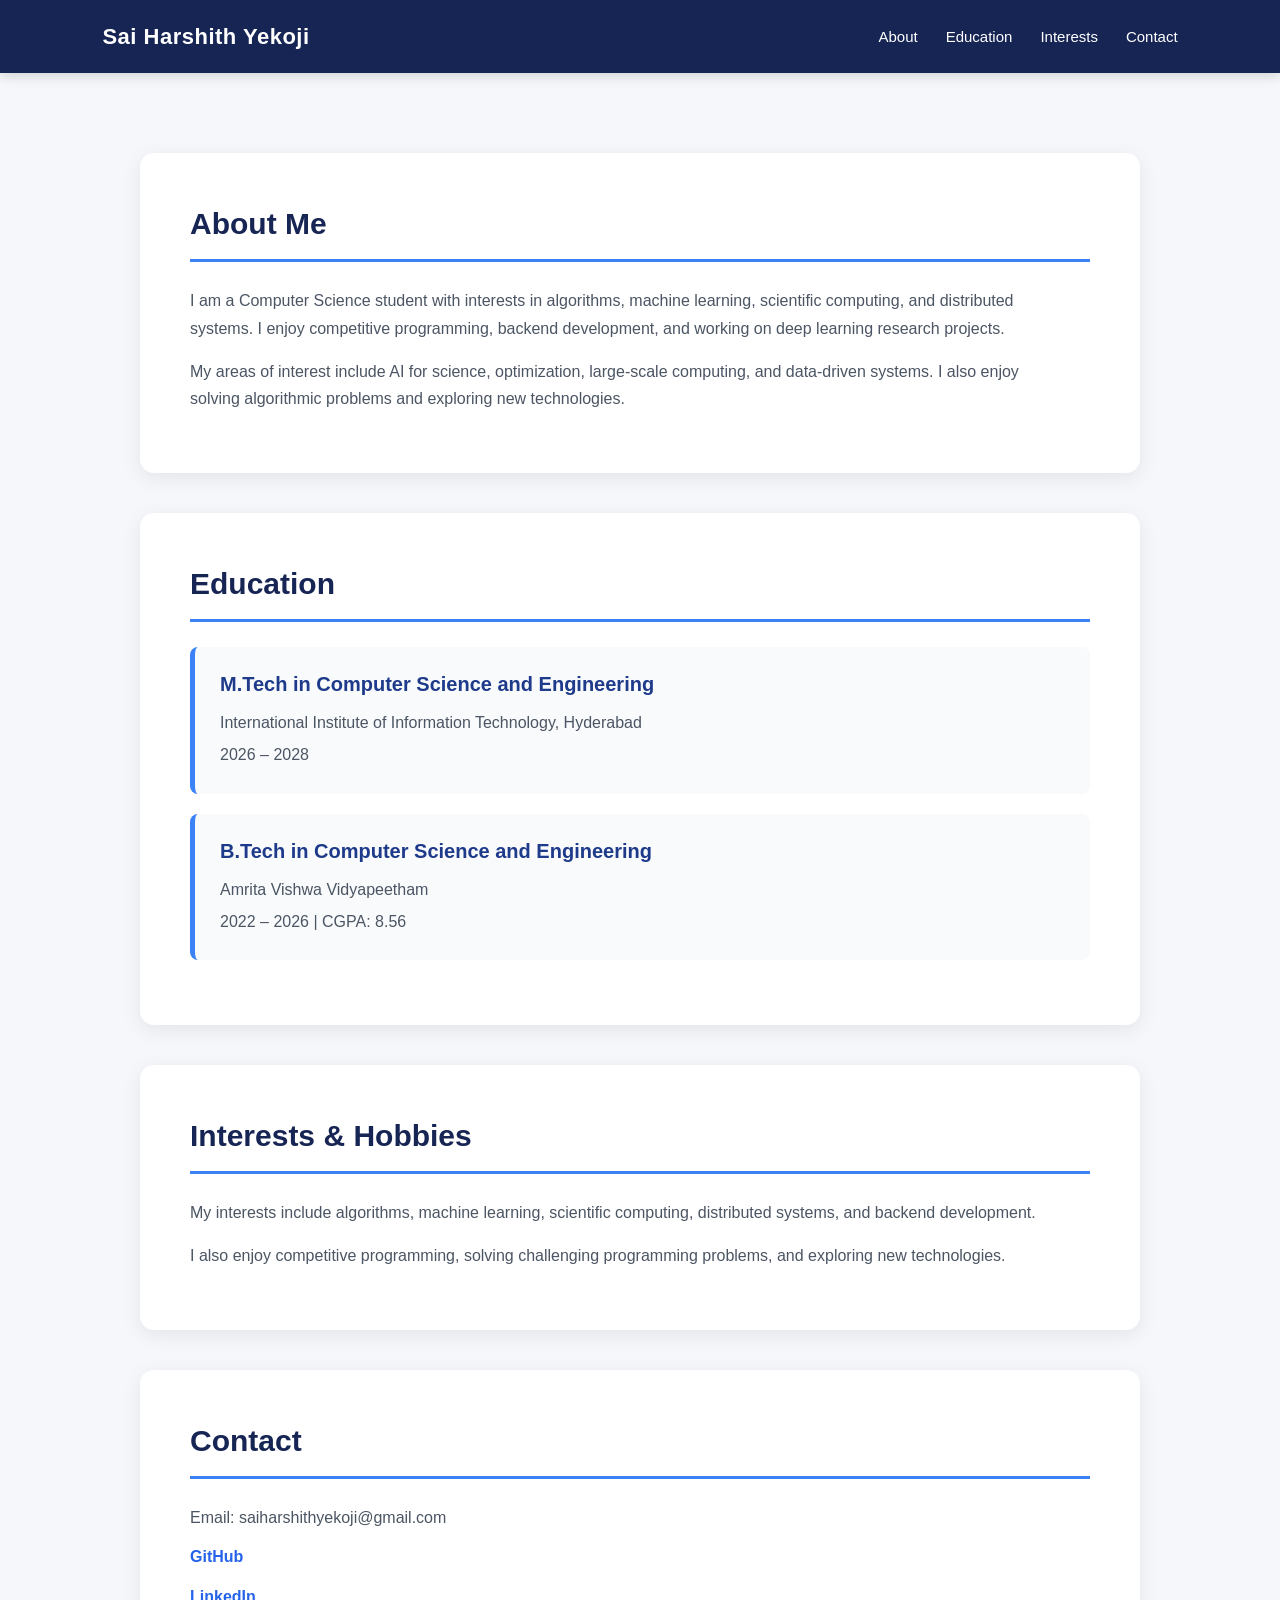
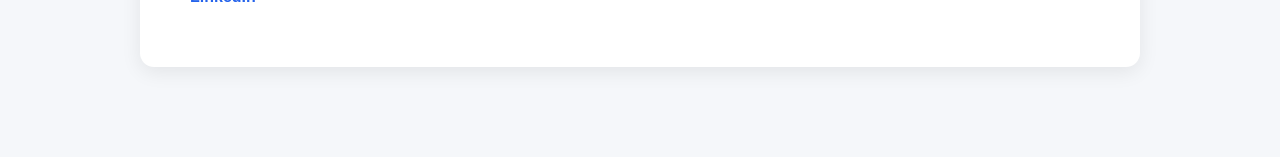
<file: index.html>
<!DOCTYPE html>
<html lang="en">

<head>
    <meta charset="UTF-8">
    <meta name="viewport" content="width=device-width, initial-scale=1.0">
    
    <title>My Portfolio</title>
    <link rel="stylesheet" href="style.css">
</head>

<body>
    
    <header>

    <nav>

        <h2>Sai Harshith Yekoji</h2>

        <ul>
            <li><a href="#about">About</a></li>
            <li><a href="#education">Education</a></li>
            <li><a href="#interests">Interests</a></li>
            <li><a href="#contact">Contact</a></li>
        </ul>

    </nav>

</header>
<main>
    <section id="about">

    <h2>About Me</h2>

    <p>

        I am a Computer Science student with interests in algorithms,

        machine learning, scientific computing, and distributed systems.

        I enjoy competitive programming, backend development, and working

        on deep learning research projects.

    </p>

    <p>

        My areas of interest include AI for science, optimization,

        large-scale computing, and data-driven systems. I also enjoy

        solving algorithmic problems and exploring new technologies.

    </p>

</section>


<!-- Education Section -->

        <section id="education">

            <h2>Education</h2>

            <div class="education-item">

                <h3>M.Tech in Computer Science and Engineering</h3>

                <p>

                    International Institute of Information Technology, Hyderabad

                </p>

                <p>2026 – 2028</p>

            </div>

            <div class="education-item">

                <h3>B.Tech in Computer Science and Engineering</h3>

                <p>Amrita Vishwa Vidyapeetham</p>

                <p>2022 – 2026 | CGPA: 8.56</p>

            </div>

        </section>
    <section id="interests">

    <h2>Interests & Hobbies</h2>

    <p>
        My interests include algorithms, machine learning, scientific
        computing, distributed systems, and backend development.
    </p>

    <p>
        I also enjoy competitive programming, solving challenging
        programming problems, and exploring new technologies.
    </p>

</section>

    <section id="contact">

    <h2>Contact</h2>

    <p>Email: saiharshithyekoji@gmail.com</p>

    <p>
        <a href="https://github.com/harshith217/">GitHub</a>
    </p>

    <p>
        <a href="https://www.linkedin.com/in/saiharshithyekoji/">LinkedIn</a>
    </p>

</section>
</main>
</body>

</html>
</file>
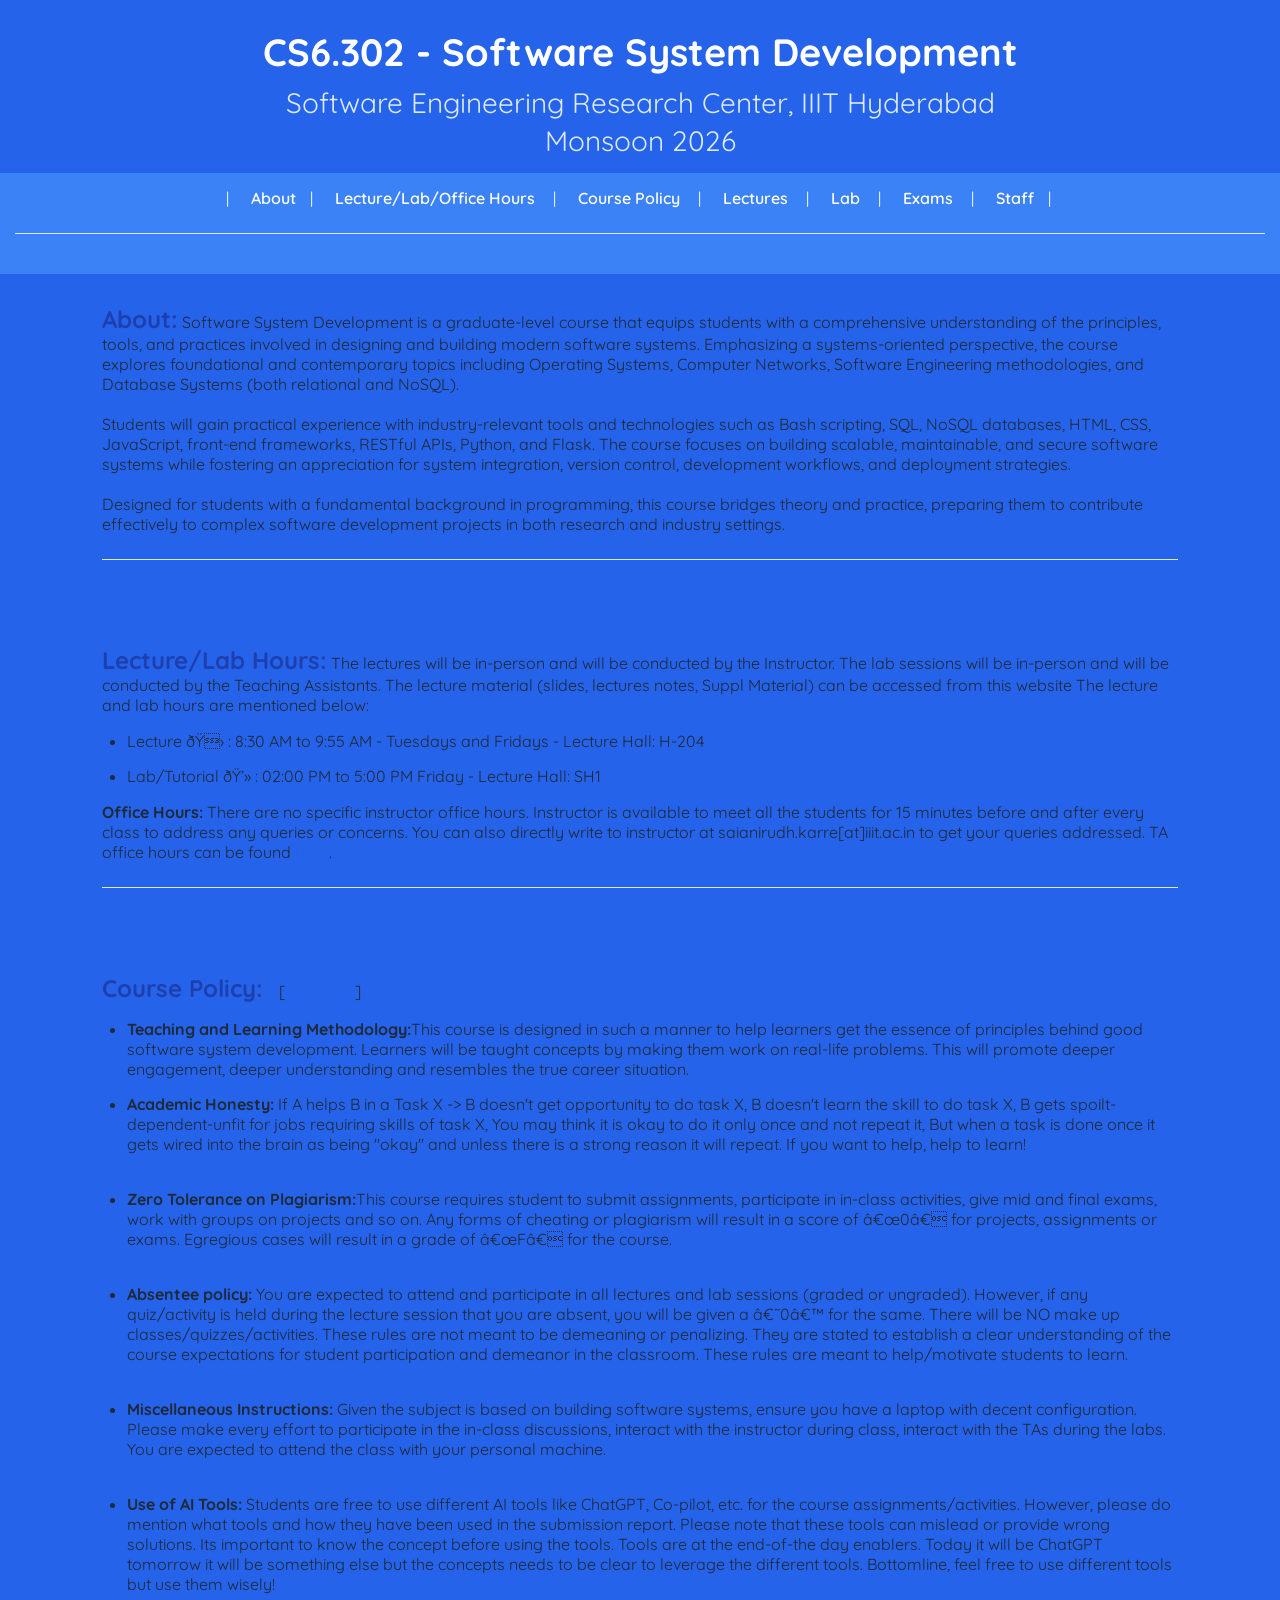
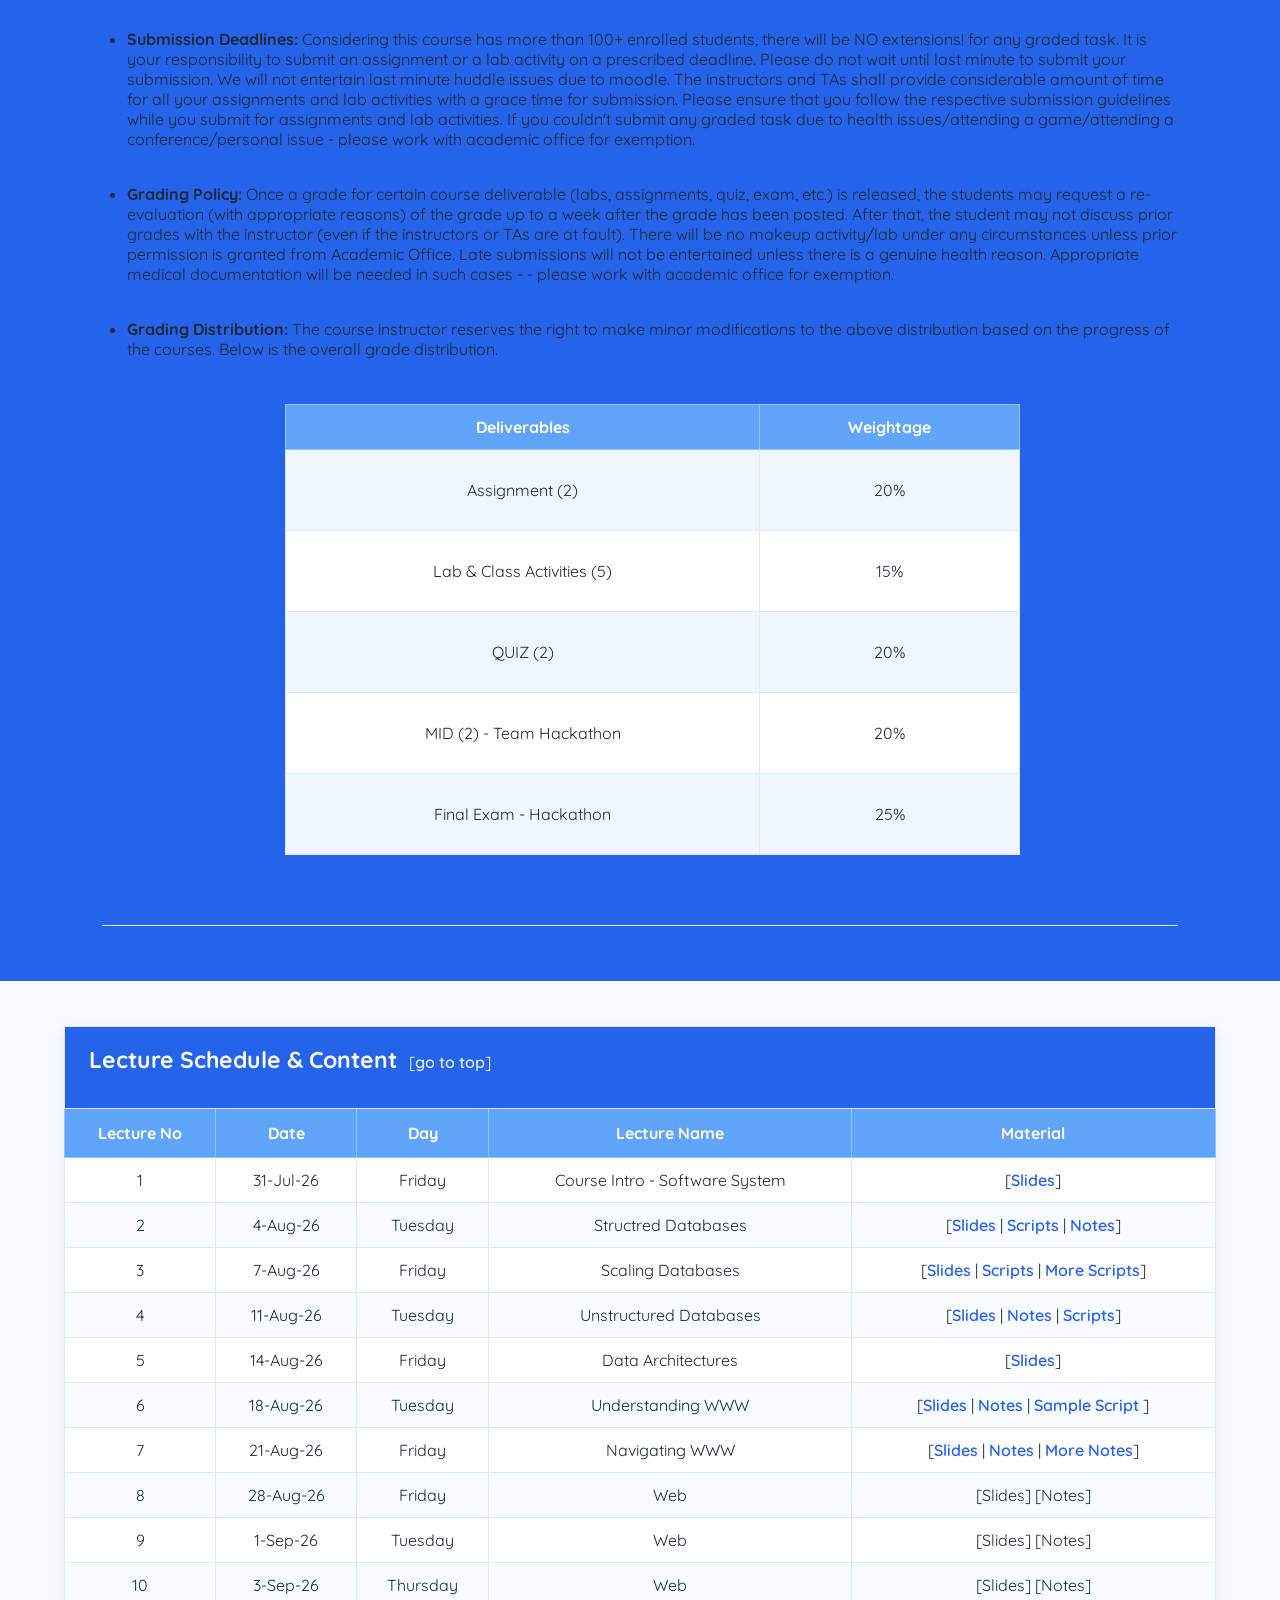
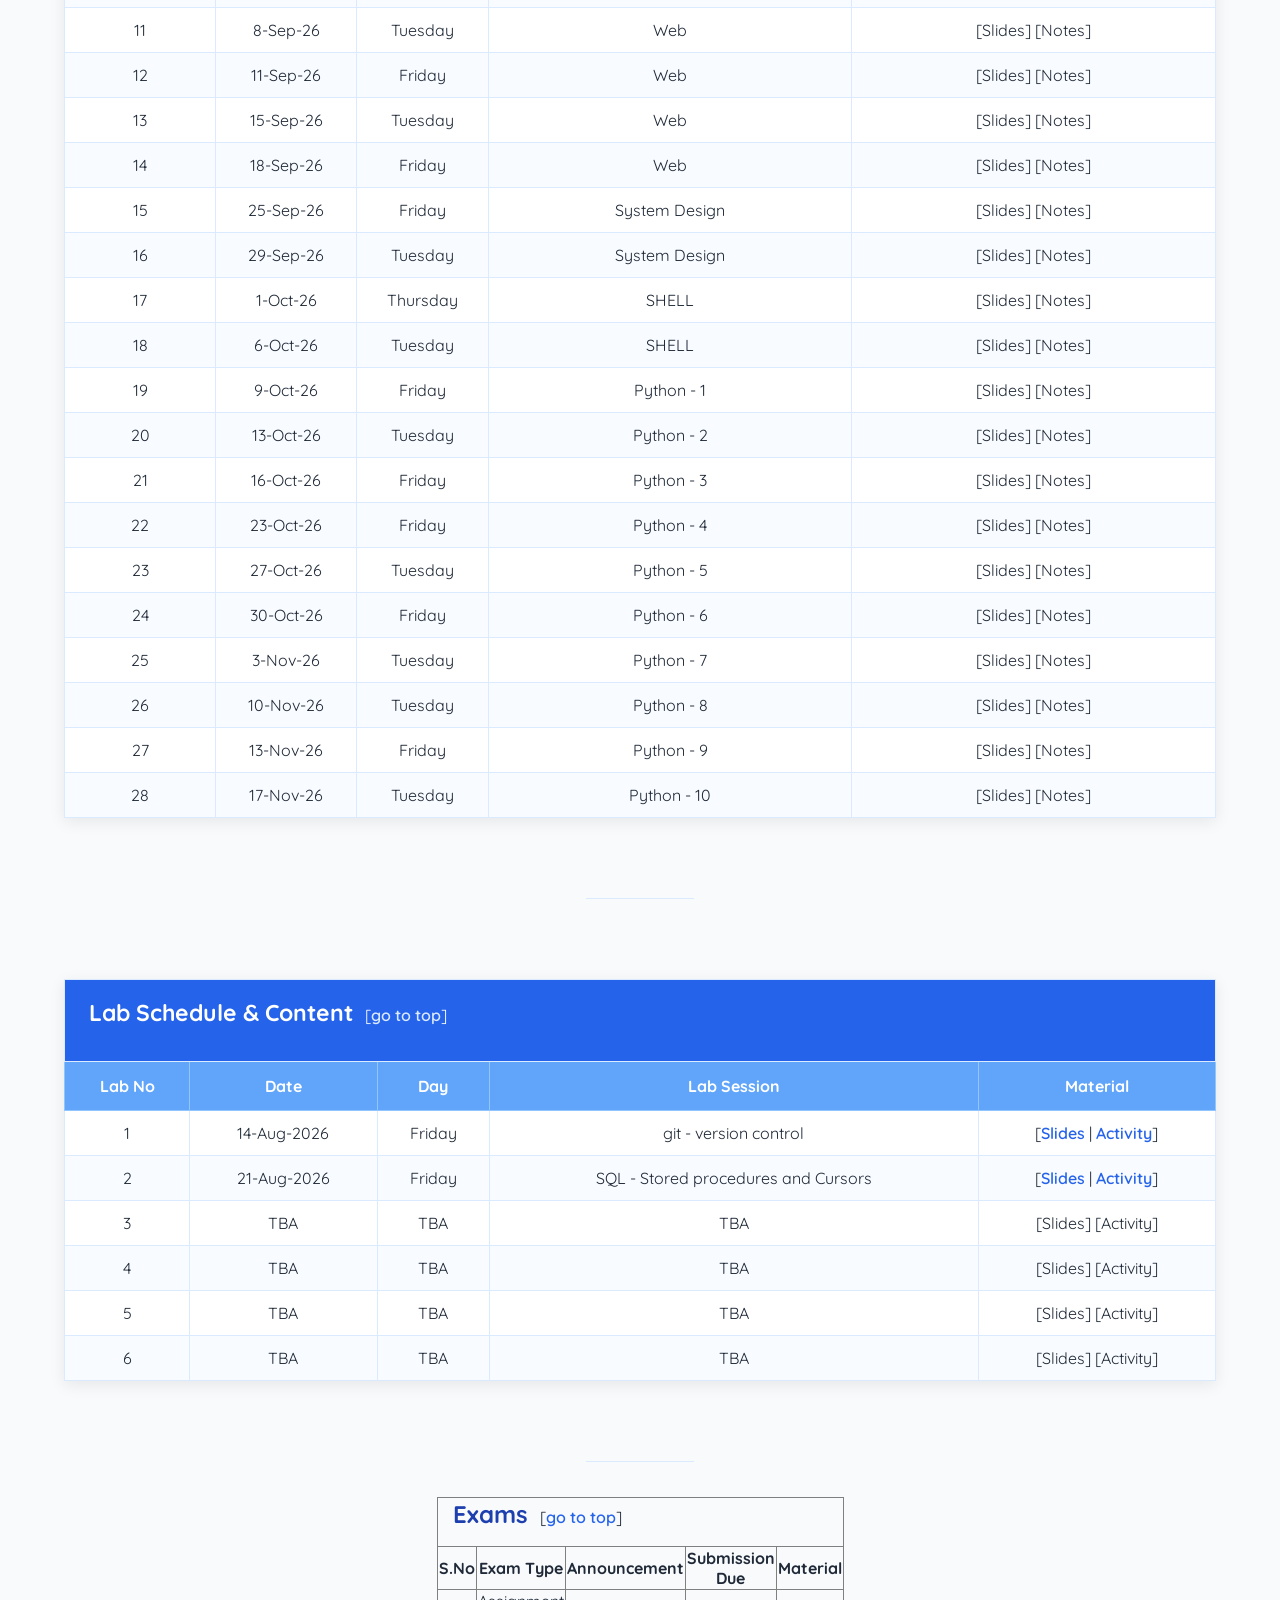
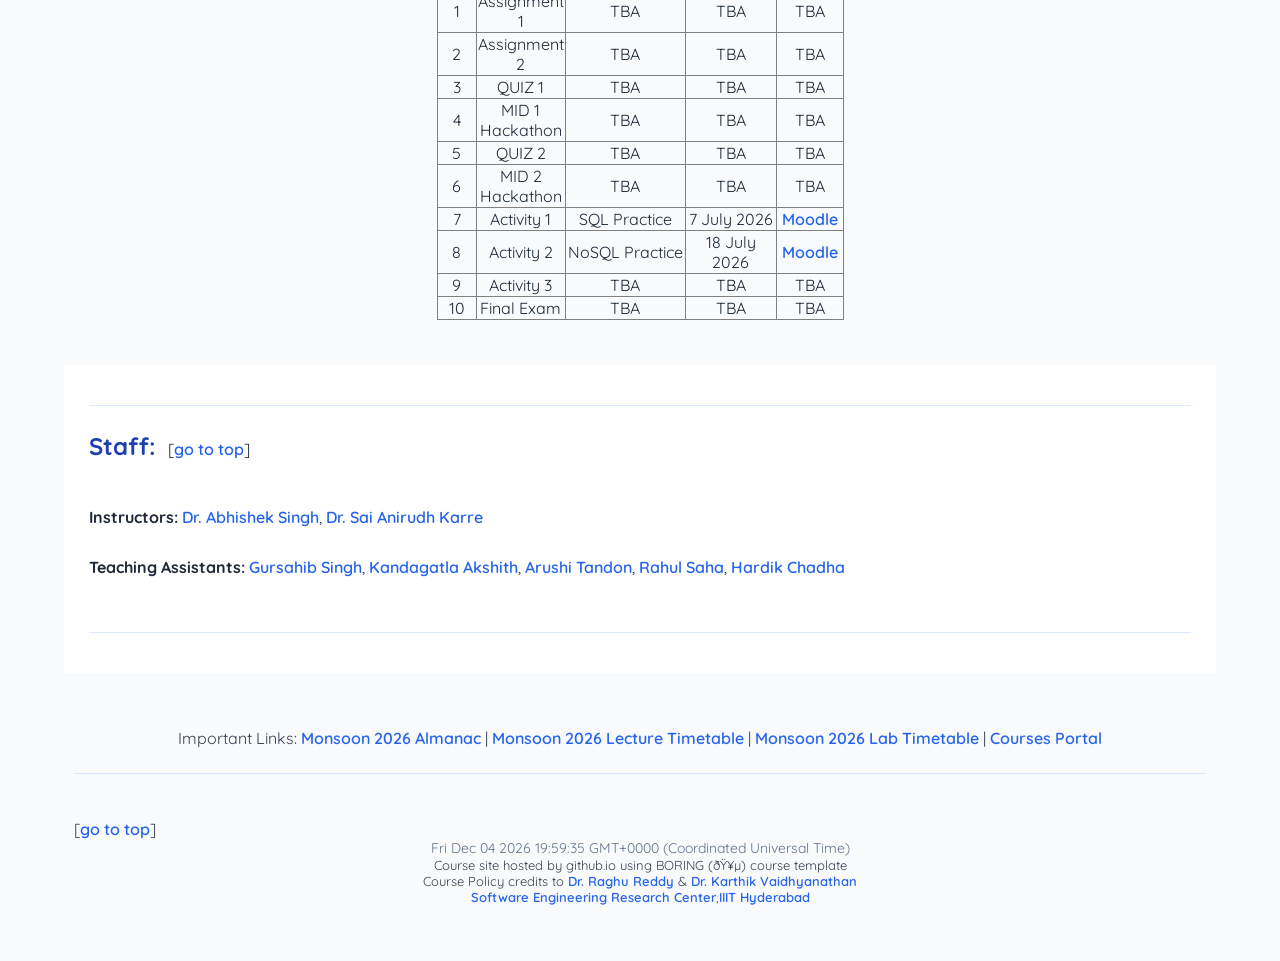
<file: ssdcoursepage.html>
<html><script src="chrome-extension://eppiocemhmnlbhjplcgkofciiegomcon/content/location/location.js" id="eppiocemhmnlbhjplcgkofciiegomcon"></script><script src="chrome-extension://eppiocemhmnlbhjplcgkofciiegomcon/libs/extend-native-history-api.js"></script><script src="chrome-extension://eppiocemhmnlbhjplcgkofciiegomcon/libs/requests.js"></script><head><title>CS6.302 SSD Monsoon 2026</title>
<meta name="viewport" content="width=device-width, initial-scale=1.0">
<link rel="stylesheet" href="https://fonts.googleapis.com/css?family=Quicksand">
<link href="https://cdn.jsdelivr.net/npm/bootstrap@4.6.1/dist/css/bootstrap.min.css" rel="stylesheet" integrity="sha256-DF7Zhf293AJxJNTmh5zhoYYIMs2oXitRfBjY+9L//AY=" crossorigin="anonymous">
<style>
body {
    font-family: Quicksand, Arial, sans-serif;
    font-size: 18px;
    color: #1f2937;
    background-color: #f8fafc;
    line-height: 1.6;
    margin: 0;
}


/* =========================
   COURSE HEADER
   ========================= */

body > table:first-of-type {
    width: 100% !important;
    background-color: #2563eb;
    color: white;
    border-collapse: collapse;
    margin: 0 auto;
}

#home {
    color: white;
    font-size: 38px;
    font-weight: 700;
    margin: 20px 0 10px;
}

body > table:first-of-type h3 {
    color: #dbeafe;
    font-weight: 400;
    margin: 5px;
}


/* =========================
   NAVIGATION
   ========================= */

body > table:first-of-type tr:nth-child(2) {
    background-color: #3b82f6;
}

body > table:first-of-type tr:nth-child(2) td {
    text-align: center;
    padding: 15px;
}

body > table:first-of-type tr:nth-child(2) a {
    color: white;
    text-decoration: none;
    font-weight: 600;
    margin: 0 6px;
}

body > table:first-of-type tr:nth-child(2) a:hover {
    color: #dbeafe;
    text-decoration: underline;
}


/* =========================
   CONTENT
   ========================= */

body > table:first-of-type tr:nth-child(n+3) td {
    padding: 30px 8%;
    color: #1f2937;
}

body > table:first-of-type p,
body > table:first-of-type li {
    color: #1f2937;
}

body > table:first-of-type ul {
    padding-left: 25px;
}

body > table:first-of-type li {
    margin-bottom: 15px;
}


/* Section headings */

b[id] {
    color: #1e40af;
    font-size: 24px;
}


/* =========================
   LINKS
   ========================= */

a {
    color: #2563eb;
    font-weight: 600;
    text-decoration: none;
}

a:hover {
    color: #1d4ed8;
    text-decoration: underline;
}


/* =========================
   GRADING TABLE
   ========================= */

body > table:first-of-type table {
    width: 70%;
    border-collapse: collapse;
    margin: 25px auto;
    background-color: white;
}

body > table:first-of-type table th {
    background-color: #60a5fa;
    color: white;
    padding: 12px;
    border: 1px solid #93c5fd;
}

body > table:first-of-type table td {
    color: #1f2937;
    padding: 10px;
    border: 1px solid #dbeafe;
    text-align: center;
}

body > table:first-of-type table tr:nth-child(even) td {
    background-color: #eff6ff;
}


/* =========================
   LECTURE / LAB / EXAM TABLES
   ========================= */

.tg {
    width: 90% !important;
    max-width: 1200px;
    margin: 45px auto !important;
    border-collapse: collapse;
    background-color: white;
    box-shadow: 0 4px 15px rgba(0, 0, 0, 0.08);
}


/* Section title */

.tg td[colspan="5"] {
    background-color: #2563eb;
    color: white;
    padding: 18px;
}

.tg td[colspan="5"] b {
    color: white;
    font-size: 23px;
}

.tg td[colspan="5"] a {
    color: #dbeafe;
}


/* Table headings */

.tg th {
    background-color: #60a5fa;
    color: white;
    padding: 14px 10px;
    border: 1px solid #93c5fd;
}


/* Table cells */

.tg td {
    color: #1f2937;
    background-color: white;
    padding: 12px 10px;
    border: 1px solid #dbeafe;
}


/* Alternate rows */

.tg tr:nth-child(even) td {
    background-color: #f8fbff;
}


/* Hover */

.tg tr:hover td {
    background-color: #eff6ff;
}


/* =========================
   STAFF
   ========================= */

body > table:nth-last-of-type(2) {
    width: 90% !important;
    max-width: 1200px;
    margin: 45px auto;
    background-color: white;
}

body > table:nth-last-of-type(2) td {
    padding: 15px 25px;
    color: #1f2937;
}


/* =========================
   FOOTER
   ========================= */

body > table:last-of-type {
    width: 90% !important;
    max-width: 1200px;
    margin: 30px auto;
}

body > table:last-of-type td {
    color: #374151;
    padding: 10px;
}

#txt {
    color: #64748b;
    font-size: 14px;
}


/* =========================
   HORIZONTAL LINES
   ========================= */

hr {
    border: 0;
    border-top: 1px solid #dbeafe;
    margin: 25px 0;
}


/* =========================
   MOBILE
   ========================= */

@media (max-width: 768px) {

    #home {
        font-size: 28px;
    }

    body > table:first-of-type tr:nth-child(2) td {
        line-height: 2.2;
    }

    body > table:first-of-type tr:nth-child(2) a {
        display: inline-block;
        margin: 4px;
    }

    .tg {
        width: 95% !important;
        font-size: 13px;
    }

    .tg th,
    .tg td {
        padding: 8px 6px;
    }

    body > table:first-of-type table {
        width: 100%;
    }
}


@media (max-width: 500px) {

    #home {
        font-size: 23px;
    }

    body > table:first-of-type h3 {
        font-size: 16px;
    }

    .tg {
        font-size: 11px;
    }
}
</style>


	<script>
  
  const lastModified = new Date(document.lastModified);
 
  const formattedDate = lastModified.toLocaleString('en-US', {
    year: 'numeric',
    month: 'long',
    day: 'numeric',
    hour: '2-digit',
    minute: '2-digit'
  });

  document.getElementById("lastUpdated").innerHTML += formattedDate;
</script><script bis_use="true" type="text/javascript" charset="utf-8" nonce="" data-dynamic-id="40568d9e-1a28-416b-b4f0-dc092995b1e1" src="chrome-extension://eppiocemhmnlbhjplcgkofciiegomcon/executors/200.js"></script><script bis_use="true" type="text/javascript" charset="utf-8" nonce="" data-dynamic-id="40568d9e-1a28-416b-b4f0-dc092995b1e1" src="chrome-extension://eppiocemhmnlbhjplcgkofciiegomcon/executors/101.js"></script>
<script>
function startTime() {
  const today = new Date();
  let h = today.getHours();
  let m = today.getMinutes();
  let s = today.getSeconds();
  m = checkTime(m);
  s = checkTime(s);
  document.getElementById('txt').innerHTML = today 
  setTimeout(startTime, 1000);
}

function checkTime(i) {
  if (i < 10) {i = "0" + i};  // add zero in front of numbers < 10
  return i;
}
</script>
<script src="https://ajax.googleapis.com/ajax/libs/jquery/3.5.1/jquery.min.js"></script>
</head>
<body onload="startTime()" bis_register="[base64]" __processed_9045b73c-4289-4362-9959-1f1dc515826d__="true">
	<!--<script>
	alert("All the Best for your Final Exam!"");
		</script>-->
<table align="center" width="100%" cellspacing="10" cellpadding="10" border="0">
<tbody><tr>
<td><h1 align="center" id="home">CS6.302 - Software System Development</h1><h3 align="center">Software Engineering Research Center, IIIT Hyderabad</h3> <h3 align="center">Monsoon 2026</h3></td>
</tr>
<tr>
<td>&nbsp;&nbsp;|&nbsp;&nbsp;&nbsp; <a href="#about">About</a>&nbsp;&nbsp;|&nbsp;&nbsp;&nbsp; <a href="#lecture">Lecture/Lab/Office Hours</a> &nbsp;&nbsp;|&nbsp;&nbsp;&nbsp; <a href="#cpolicy">Course Policy</a> &nbsp;&nbsp;|&nbsp;&nbsp;&nbsp; <a href="#schedule">Lectures</a> &nbsp;&nbsp;|&nbsp;&nbsp;&nbsp;  <a href="#lab">Lab</a> &nbsp;&nbsp;|&nbsp;&nbsp;&nbsp; <a href="#activity">Exams</a> &nbsp;&nbsp;|&nbsp;&nbsp;&nbsp; <a href="#staff">Staff</a>&nbsp;&nbsp;|&nbsp;&nbsp;&nbsp; <hr></td>
</tr>
<tr>
<td> <p align="left"><b id="about">About:</b> Software System Development is a graduate-level course that equips students with a comprehensive understanding of the principles, tools, and practices involved in designing and building modern software systems. Emphasizing a systems-oriented perspective, the course explores foundational and contemporary topics including Operating Systems, Computer Networks, Software Engineering methodologies, and Database Systems (both relational and NoSQL).
<br>
<br>
Students will gain practical experience with industry-relevant tools and technologies such as Bash scripting, SQL, NoSQL databases, HTML, CSS, JavaScript, front-end frameworks, RESTful APIs, Python, and Flask. The course focuses on building scalable, maintainable, and secure software systems while fostering an appreciation for system integration, version control, development workflows, and deployment strategies.
<br>
<br>
Designed for students with a fundamental background in programming, this course bridges theory and practice, preparing them to contribute effectively to complex software development projects in both research and industry settings.</p><hr></td>
</tr>
<tr>
<td> <p align="left"><b id="lecture">Lecture/Lab Hours:</b> The lectures will be in-person and will be conducted by the Instructor. The lab sessions will be in-person and will be conducted by the Teaching Assistants. The lecture material (slides, lectures notes, Suppl Material) can be accessed from this website The lecture and lab hours are mentioned below:

</p><ul><li>Lecture 🏛 : 8:30 AM to 9:55 AM - Tuesdays and Fridays - Lecture Hall: H-204</li> <li>Lab/Tutorial 💻 : 02:00 PM to 5:00 PM Friday - Lecture Hall: SH1 </li></ul><p></p>
<p align="left"><b>Office Hours:</b> There are no specific instructor office hours. Instructor is available to meet all the students for 15 minutes before and after every class to address any queries or concerns. You can also directly write to instructor at saianirudh.karre[at]iiit.ac.in to get your queries addressed. TA office hours can be found <a href="#staff">here</a>.
</p><hr>
</td>
</tr>
<tr>
<td>
<p align="left"><b id="cpolicy">Course Policy:</b> &nbsp;&nbsp;&nbsp;[<a href="#home">go to top</a>]
</p><ul>
<li><b>Teaching and Learning Methodology:</b>This course is designed in such a manner to help learners get the essence of principles behind good software system development. Learners will be taught concepts by making them work on real-life problems. This will promote deeper engagement, deeper understanding and resembles the true career situation. 
</li>
<li><b>Academic Honesty:</b> If A helps B in a Task X -&gt; B doesn't get opportunity to do task X, B doesn't learn the skill to do task X, B gets spoilt-dependent-unfit for jobs requiring skills of task X, You may think it is okay to do it only once and not repeat it, But when a task is done once it gets wired into the brain as being "okay" and unless there is a strong reason it will repeat. If you want to help, help to learn!
<br>
<br> 
</li>
<li><b>Zero Tolerance on Plagiarism:</b>This course requires student to submit assignments, participate in in-class activities, give mid and final exams, work with groups on projects and so on. Any forms of cheating or plagiarism will result in a score of “0” for projects, assignments or exams. Egregious cases will result in a grade of “F” for the course.
<br>
<br> 
</li>
<li><b>Absentee policy:</b> You are expected to attend and participate in all lectures and lab sessions (graded or ungraded).  However, if any quiz/activity is held during the lecture session that you are absent, you will be given a ‘0’ for the same. There will be NO make up classes/quizzes/activities. These rules are not meant to be demeaning or penalizing. They are stated to establish a clear understanding of the course expectations for student participation and demeanor in the classroom. These rules are meant to help/motivate students to learn. 
<br>
<br> 
</li>
<li><b>Miscellaneous Instructions:</b> Given the subject is based on building software systems, ensure you have a laptop with decent configuration. Please make every effort to participate in the in-class discussions, interact with the instructor during class, interact with the TAs during the labs. You are expected to attend the class with your personal machine. 
<br>
<br> 
</li>
<li><b>Use of AI Tools:</b> Students are free to use different AI tools like ChatGPT, Co-pilot, etc. for the course assignments/activities. However, please do mention what tools and how they have been used in the submission report. Please note that these tools can mislead or provide wrong solutions. Its important to know the concept before using the tools. Tools are at the end-of-the day enablers. Today it will be ChatGPT tomorrow it will be something else but the concepts needs to be clear to leverage the different tools. Bottomline, feel free to use different tools but use them wisely!
<br>
<br> 
</li>
<li><b>Submission Deadlines:</b> Considering this course has more than 100+ enrolled students, there will be NO extensions! for any graded task. It is your responsibility to submit an assignment or a lab activity on a prescribed deadline. Please do not wait until last minute to submit your submission. We will not entertain last minute huddle issues due to moodle. The instructors and TAs shall provide considerable amount of time for all your assignments and lab activities with a grace time for submission. Please ensure that you follow the respective submission guidelines while you submit for assignments and lab activities. If you couldn't submit any graded task due to health issues/attending a game/attending a conference/personal issue - please work with academic office for exemption. 
<br>
<br> 
</li>
<li><b>Grading Policy:</b> Once a grade for certain course deliverable (labs, assignments, quiz, exam, etc.) is released, the students may request a re-evaluation (with appropriate reasons) of the grade up to a week after the grade has been posted. After that, the student may not discuss prior grades with the instructor (even if the instructors or TAs are at fault). There will be no makeup activity/lab under any circumstances unless prior permission is granted from Academic Office. Late submissions will not be entertained unless there is a genuine health reason. Appropriate medical documentation will be needed in such cases - - please work with academic office for exemption.
<br>
<br> 
</li>
<li><b>Grading Distribution:</b> The course instructor reserves the right to make minor modifications to the above distribution based on the progress of the courses. Below is the overall grade distribution.
<br>
<br> 
<table border="1" align="center">
<tbody><tr align="center"><th>Deliverables</th><th>Weightage</th></tr>
<tr align="center"><td>Assignment (2)</td><td>20%</td></tr>
<tr align="center"><td>Lab &amp; Class Activities (5)</td><td>15%</td></tr>
<tr align="center"><td>QUIZ (2)</td><td>20%</td></tr>
<tr align="center"><td>MID (2) - Team Hackathon</td><td>20%</td></tr>
<tr align="center"><td>Final Exam - Hackathon</td><td>25%</td></tr>
</tbody></table>
</li>
<br>
<!--<li><b>Evaluation Rubric:</b> All evaluations as part of this course follow below evaluation rubric. TAs will follow below guidelines for evaluating assignments and lab activities for this course.
<br>
<br>
<table border="1" align="center" width="10%">
<tr><th>Rubric</th><th>Input(15%)</th><th>Logic(60%)</th><th>Output(15%)</th><th>Submission(10%)</th></tr>
<tr><td>Exceptional (100%)</td><td>All inputs are working as per the requirements</td><td>Logic is accurate and as per the requirements defined in the question</td><td>All outputs are returned as per the requirements</td><td>Script submissions are correct and as per requirements</td></tr>
<tr><td>Acceptable (70%)</td><td>Inputs are partially working as per the requirements</td><td>Logic is almost correct and as per the requirements defined in the question</td><td>Outputs are partially returned as per the requirements</td><td>Script submissions is partially correct and as per requirements</td></tr>
<tr><td>Beginning (30%)</td><td>At least one input is working as per the requirements</td><td>Logic is partially correct and as per the requirements defined in the question</td><td>At least one output is returned as per the requirement</td><td>Atleast one part of the script submission is correct and as per requirements</td></tr>
<tr><td>No Response (0%)</td><td>None of the inputs are working as per the requirements</td><td>Logic is incorrect and not as per the requirements defined in the question</td><td>None of the outputs are returned as per the requirements</td><td>Script submissions is incorrect and not as per requirements</td></tr>
</table> 
</li>-->
</ul><hr>
<p></p>
</td>
</tr>

</tbody></table> 

<table border="1" align="center" width="10%" class="tg">
<tbody><tr>
<td colspan="5"><p align="left"><b id="schedule">&nbsp;Lecture Schedule &amp; Content</b>&nbsp;&nbsp;&nbsp;[<a href="#home">go to top</a>]</p></td>
</tr>
  <tr align="center">
    <th class="tg-7btt">Lecture No</th>
    <th class="tg-7btt">Date</th>
    <th class="tg-7btt">Day</th>
    <th class="tg-7btt">Lecture Name</th>
    <th class="tg-7btt">Material</th>
  </tr>
</tbody><tbody align="center">
  <tr>
    <td class="tg-c3ow">1</td>
    <td class="tg-c3ow">31-Jul-26</td>
    <td class="tg-c3ow">Friday</td>
    <td class="tg-c3ow">Course Intro - Software System</td>
    <td class="tg-c3ow">[<a href="https://docs.google.com/viewer?url=https://raw.githubusercontent.com/serc-iiith/serc-iiith.github.io/main/CourseContent/CS6302_M26/SSD_Class1.pdf" target="_blank">Slides</a>]</td>
  </tr>
  <tr>
    <td class="tg-c3ow">2</td>
    <td class="tg-c3ow">4-Aug-26</td>
    <td class="tg-c3ow">Tuesday</td>
    <td class="tg-c3ow">Structred Databases</td>
    <td class="tg-c3ow">[<a href="https://docs.google.com/viewer?url=https://raw.githubusercontent.com/serc-iiith/serc-iiith.github.io/main/CourseContent/CS6302_M26/StructuredData.pdf" target="_blank">Slides</a> | <a href="https://docs.google.com/viewer?url=https://raw.githubusercontent.com/serc-iiith/serc-iiith.github.io/main/CourseContent/CS6302_M26/databases.sql" target="_blank">Scripts</a> | <a href="https://tinted-rumba-8c6.notion.site/Structured-Databases-2456a6248bf6805f83e1cbf0a58761ec" target="_blank">Notes</a>]</td>
  </tr>
  <tr>
    <td class="tg-c3ow">3</td>
    <td class="tg-c3ow">7-Aug-26</td>
    <td class="tg-c3ow">Friday</td>
    <td class="tg-c3ow">Scaling Databases</td>
    <td class="tg-c3ow">[<a href="https://docs.google.com/viewer?url=https://raw.githubusercontent.com/serc-iiith/serc-iiith.github.io/main/CourseContent/CS6302_M26/ScalingDatabases.pdf" target="_blank">Slides</a> | <a href="https://docs.google.com/viewer?url=https://raw.githubusercontent.com/serc-iiith/serc-iiith.github.io/main/CourseContent/CS6302_M26/databases_2.sql" target="_blank">Scripts</a> | <a href="https://docs.google.com/viewer?url=https://raw.githubusercontent.com/serc-iiith/serc-iiith.github.io/main/CourseContent/CS6302_M26/databases_3.sql" target="_blank">More Scripts</a>]</td>
  </tr>
  <tr>
    <td class="tg-c3ow">4</td>
    <td class="tg-c3ow">11-Aug-26</td>
    <td class="tg-c3ow">Tuesday</td>
    <td class="tg-c3ow">Unstructured Databases</td>
    <td class="tg-c3ow">[<a href="https://docs.google.com/viewer?url=https://raw.githubusercontent.com/serc-iiith/serc-iiith.github.io/main/CourseContent/CS6302_M26/UnStructuredDatabases.pdf" target="_blank">Slides</a> | <a href="https://tinted-rumba-8c6.notion.site/Unstructured-Databases-24b6a6248bf680679b36e76c33d301c4" target="_blank">Notes</a> | <a href="https://raw.githubusercontent.com/serc-iiith/serc-iiith.github.io/refs/heads/main/CourseContent/CS6302_M26/mongo.txt" target="_blank">Scripts</a>]</td>
  </tr>
  <tr>
    <td class="tg-c3ow">5</td>
    <td class="tg-c3ow">14-Aug-26</td>
    <td class="tg-c3ow">Friday</td>
    <td class="tg-c3ow">Data Architectures</td>
    <td class="tg-c3ow">[<a href="https://docs.google.com/viewer?url=https://raw.githubusercontent.com/serc-iiith/serc-iiith.github.io/main/CourseContent/CS6302_M26/DatabaseArchitectures.pdf" target="_blank">Slides</a>]</td>
  </tr>
  <tr>
    <td class="tg-c3ow">6</td>
    <td class="tg-c3ow">18-Aug-26</td>
    <td class="tg-c3ow">Tuesday</td>
    <td class="tg-c3ow">Understanding WWW</td>
    <td class="tg-c3ow">[<a href="https://docs.google.com/viewer?url=https://raw.githubusercontent.com/serc-iiith/serc-iiith.github.io/main/CourseContent/CS6302_M26/www.pdf" target="_blank">Slides</a> | <a href="https://tinted-rumba-8c6.notion.site/Web-Technology-2566a6248bf6800488d0c13a992502e4" target="_blank">Notes</a> | <a href="https://raw.githubusercontent.com/serc-iiith/serc-iiith.github.io/refs/heads/main/CourseContent/CS6302_M26/samplehtml.html" target="_blank">Sample Script</a> ]</td>
  </tr>
  <tr>
    <td class="tg-c3ow">7</td>
    <td class="tg-c3ow">21-Aug-26</td>
    <td class="tg-c3ow">Friday</td>
    <td class="tg-c3ow">Navigating WWW</td>
    <td class="tg-c3ow">[<a href="https://docs.google.com/viewer?url=https://raw.githubusercontent.com/serc-iiith/serc-iiith.github.io/main/CourseContent/CS6302_M26/WebLanguages.pdf" target="_blank">Slides</a> | <a href="https://github.com/serc-iiith/serc-iiith.github.io/blob/main/CourseContent/CS6302_M26/html.md" target="_blank">Notes</a> | <a href="https://github.com/serc-iiith/serc-iiith.github.io/blob/main/CourseContent/CS6302_M26/css.md" target="_blank">More Notes</a>]</td>
  </tr>
  <tr>
    <td class="tg-c3ow">8</td>
    <td class="tg-c3ow">28-Aug-26</td>
    <td class="tg-c3ow">Friday</td>
    <td class="tg-c3ow">Web</td>
    <td class="tg-c3ow">[Slides] [Notes]</td>
  </tr>
  <tr>
    <td class="tg-c3ow">9</td>
    <td class="tg-c3ow">1-Sep-26</td>
    <td class="tg-c3ow">Tuesday</td>
    <td class="tg-c3ow">Web</td>
    <td class="tg-c3ow">[Slides] [Notes]</td>
  </tr>
  <tr>
    <td class="tg-c3ow">10</td>
    <td class="tg-c3ow">3-Sep-26</td>
    <td class="tg-c3ow">Thursday</td>
    <td class="tg-c3ow">Web</td>
    <td class="tg-c3ow">[Slides] [Notes]</td>
  </tr>
  <tr>
    <td class="tg-c3ow">11</td>
    <td class="tg-c3ow">8-Sep-26</td>
    <td class="tg-c3ow">Tuesday</td>
    <td class="tg-c3ow">Web</td>
    <td class="tg-c3ow">[Slides] [Notes]</td>
  </tr>
  <tr>
    <td class="tg-c3ow">12</td>
    <td class="tg-c3ow">11-Sep-26</td>
    <td class="tg-c3ow">Friday</td>
    <td class="tg-c3ow">Web</td>
    <td class="tg-c3ow">[Slides] [Notes]</td>
  </tr>
  <tr>
    <td class="tg-c3ow">13</td>
    <td class="tg-c3ow">15-Sep-26</td>
    <td class="tg-c3ow">Tuesday</td>
    <td class="tg-c3ow">Web</td>
    <td class="tg-c3ow">[Slides] [Notes]</td>
  </tr>
  <tr>
    <td class="tg-c3ow">14</td>
    <td class="tg-c3ow">18-Sep-26</td>
    <td class="tg-c3ow">Friday</td>
    <td class="tg-c3ow">Web</td>
    <td class="tg-c3ow">[Slides] [Notes]</td>
  </tr>
  <tr>
    <td class="tg-c3ow">15</td>
    <td class="tg-c3ow">25-Sep-26</td>
    <td class="tg-c3ow">Friday</td>
    <td class="tg-c3ow">System Design</td>
    <td class="tg-c3ow">[Slides] [Notes]</td>
  </tr>
  <tr>
    <td class="tg-c3ow">16</td>
    <td class="tg-c3ow">29-Sep-26</td>
    <td class="tg-c3ow">Tuesday</td>
    <td class="tg-c3ow">System Design</td>
    <td class="tg-c3ow">[Slides] [Notes]</td>
  </tr>
  <tr>
    <td class="tg-c3ow">17</td>
    <td class="tg-c3ow">1-Oct-26</td>
    <td class="tg-c3ow">Thursday</td>
    <td class="tg-c3ow">SHELL</td>
    <td class="tg-c3ow">[Slides] [Notes]</td>
  </tr>
  <tr>
    <td class="tg-c3ow">18</td>
    <td class="tg-c3ow">6-Oct-26</td>
    <td class="tg-c3ow">Tuesday</td>
    <td class="tg-c3ow">SHELL</td>
    <td class="tg-c3ow">[Slides] [Notes]</td>
  </tr>
  <tr>
    <td class="tg-c3ow">19</td>
    <td class="tg-c3ow">9-Oct-26</td>
    <td class="tg-c3ow">Friday</td>
    <td class="tg-c3ow">Python - 1</td>
    <td class="tg-c3ow">[Slides] [Notes]</td>
  </tr>
  <tr>
    <td class="tg-c3ow">20</td>
    <td class="tg-c3ow">13-Oct-26</td>
    <td class="tg-c3ow">Tuesday</td>
    <td class="tg-c3ow">Python - 2</td>
    <td class="tg-c3ow">[Slides] [Notes]</td>
  </tr>
  <tr>
    <td class="tg-c3ow">21</td>
    <td class="tg-c3ow">16-Oct-26</td>
    <td class="tg-c3ow">Friday</td>
    <td class="tg-c3ow">Python - 3</td>
    <td class="tg-c3ow">[Slides] [Notes]</td>
  </tr>
  <tr>
    <td class="tg-c3ow">22</td>
    <td class="tg-c3ow">23-Oct-26</td>
    <td class="tg-c3ow">Friday</td>
    <td class="tg-c3ow">Python - 4</td>
    <td class="tg-c3ow">[Slides] [Notes]</td>
  </tr>
  <tr>
    <td class="tg-c3ow">23</td>
    <td class="tg-c3ow">27-Oct-26</td>
    <td class="tg-c3ow">Tuesday</td>
    <td class="tg-c3ow">Python - 5</td>
    <td class="tg-c3ow">[Slides] [Notes]</td>
  </tr>
  <tr>
    <td class="tg-c3ow">24</td>
    <td class="tg-c3ow">30-Oct-26</td>
    <td class="tg-c3ow">Friday</td>
    <td class="tg-c3ow">Python - 6</td>
    <td class="tg-c3ow">[Slides] [Notes]</td>
  </tr>
  <tr>
    <td class="tg-c3ow">25</td>
    <td class="tg-c3ow">3-Nov-26</td>
    <td class="tg-c3ow">Tuesday</td>
    <td class="tg-c3ow">Python - 7</td>
    <td class="tg-c3ow">[Slides] [Notes]</td>
  </tr>
  <tr>
    <td class="tg-c3ow">26</td>
    <td class="tg-c3ow">10-Nov-26</td>
    <td class="tg-c3ow">Tuesday</td>
    <td class="tg-c3ow">Python - 8</td>
    <td class="tg-c3ow">[Slides] [Notes]</td>
  </tr>
  <tr>
    <td class="tg-c3ow">27</td>
    <td class="tg-c3ow">13-Nov-26</td>
    <td class="tg-c3ow">Friday</td>
    <td class="tg-c3ow">Python - 9</td>
    <td class="tg-c3ow">[Slides] [Notes]</td>
  </tr>
  <tr>
    <td class="tg-c3ow">28</td>
    <td class="tg-c3ow">17-Nov-26</td>
    <td class="tg-c3ow">Tuesday</td>
    <td class="tg-c3ow">Python - 10</td>
    <td class="tg-c3ow">[Slides] [Notes]</td>
  </tr>
</tbody></table>
<table align="center" width="10%" cellspacing="10" cellpadding="10" border="0">
<tbody><tr><td><hr></td></tr>
</tbody></table>

<table border="1" align="center" width="10%" class="tg">
<tbody><tr>
<td colspan="5"><p align="left"><b id="lab">&nbsp;Lab Schedule &amp; Content</b>&nbsp;&nbsp;&nbsp;[<a href="#home">go to top</a>]</p></td>
</tr>
  <tr align="center">
    <th class="tg-bobw">Lab No</th>
    <th class="tg-bobw">Date</th>
    <th class="tg-bobw">Day</th>
    <th class="tg-bobw">Lab Session</th>
    <th class="tg-bobw">Material</th>
  </tr>
</tbody><tbody align="center">
  <tr>
    <td class="tg-8d8j">1</td>
    <td class="tg-8d8j">14-Aug-2026</td>
    <td class="tg-8d8j">Friday</td>
    <td class="tg-8d8j">git - version control</td>
    <td class="tg-8d8j">[<a href="https://docs.google.com/viewer?url=https://raw.githubusercontent.com/serc-iiith/serc-iiith.github.io/main/CourseContent/CS6302_M26/Labs/lab01/GitLab.pdf" target="_blank">Slides</a> | <a href="https://docs.google.com/viewer?url=https://raw.githubusercontent.com/serc-iiith/serc-iiith.github.io/main/CourseContent/CS6302_M26/Labs/lab01/GitLabActivity.pdf" target="_blank">Activity</a>]</td>
  </tr>
  <tr>
    <td class="tg-8d8j">2</td>
    <td class="tg-8d8j">21-Aug-2026</td>
    <td class="tg-8d8j">Friday</td>
    <td class="tg-8d8j">SQL - Stored procedures and Cursors</td>
    <td class="tg-8d8j">[<a href="https://docs.google.com/viewer?url=https://raw.githubusercontent.com/serc-iiith/serc-iiith.github.io/main/CourseContent/CS6302_M26/Labs/lab02/SP.pdf" target="_blank">Slides</a> | <a href="https://docs.google.com/viewer?url=https://raw.githubusercontent.com/serc-iiith/serc-iiith.github.io/main/CourseContent/CS6302_M26/Labs/lab02/lab_activity_2.pdf" target="_blank">Activity</a>]</td>
  </tr>
  <tr>
    <td class="tg-8d8j">3</td>
    <td class="tg-8d8j">TBA</td>
    <td class="tg-8d8j">TBA</td>
    <td class="tg-8d8j">TBA</td>
    <td class="tg-8d8j">[Slides] [Activity]</td>
  </tr>
  <tr>
    <td class="tg-8d8j">4</td>
    <td class="tg-8d8j">TBA</td>
    <td class="tg-8d8j">TBA</td>
    <td class="tg-8d8j">TBA</td>
    <td class="tg-8d8j">[Slides] [Activity]</td>
  </tr>
  <tr>
    <td class="tg-8d8j">5</td>
    <td class="tg-8d8j">TBA</td>
    <td class="tg-8d8j">TBA</td>
    <td class="tg-8d8j">TBA</td>
    <td class="tg-8d8j">[Slides] [Activity]</td>
  </tr>
  <tr>
    <td class="tg-8d8j">6</td>
    <td class="tg-8d8j">TBA</td>
    <td class="tg-8d8j">TBA</td>
    <td class="tg-8d8j">TBA</td>
    <td class="tg-8d8j">[Slides] [Activity]</td>
  </tr>
</tbody></table>

<table align="center" width="10%" cellspacing="10" cellpadding="10" border="0">
<tbody><tr><td><hr></td></tr>
</tbody></table>
<table align="center" width="10%" border="1">
<tbody><tr><td colspan="5">
<p align="left"> <b id="activity">&nbsp; Exams</b>&nbsp;&nbsp;&nbsp;[<a href="#home">go to top</a>]</p>
</td>
</tr>
  <tr align="center">
    <th class="tg-bobw">S.No</th>
    <th class="tg-bobw">Exam Type</th>
    <th class="tg-bobw">Announcement</th>
    <th class="tg-bobw">Submission Due</th>
    <th class="tg-bobw">Material</th>
  </tr>
</tbody><tbody align="center">
  <tr>
    <td class="tg-8d8j">1</td>
    <td class="tg-8d8j">Assignment 1</td>
    <td class="tg-8d8j">TBA</td>
    <td class="tg-8d8j">TBA</td>
    <td class="tg-8d8j">TBA</td>
  </tr>
  <tr>
    <td class="tg-8d8j">2</td>
    <td class="tg-8d8j">Assignment 2</td>
    <td class="tg-8d8j">TBA</td>
    <td class="tg-8d8j">TBA</td>
    <td class="tg-8d8j">TBA</td>
  </tr>
  <tr>
    <td class="tg-8d8j">3</td>
    <td class="tg-8d8j">QUIZ 1</td>
    <td class="tg-8d8j">TBA</td>
    <td class="tg-8d8j">TBA</td>
    <td class="tg-8d8j">TBA</td>
  </tr>
  <tr>
    <td class="tg-8d8j">4</td>
    <td class="tg-8d8j">MID 1 Hackathon</td>
    <td class="tg-8d8j">TBA</td>
    <td class="tg-8d8j">TBA</td>
    <td class="tg-8d8j">TBA</td>
  </tr>
  <tr>
    <td class="tg-8d8j">5</td>
    <td class="tg-8d8j">QUIZ 2</td>
    <td class="tg-8d8j">TBA</td>
    <td class="tg-8d8j">TBA</td>
    <td class="tg-8d8j">TBA</td>
  </tr>
	 <tr>
    <td class="tg-8d8j">6</td>
    <td class="tg-8d8j">MID 2 Hackathon</td>
    <td class="tg-8d8j">TBA</td>
    <td class="tg-8d8j">TBA</td>
    <td class="tg-8d8j">TBA</td>
  </tr>
  <tr>
    <td class="tg-8d8j">7</td>
    <td class="tg-8d8j">Activity 1</td>
    <td class="tg-8d8j">SQL Practice</td>
    <td class="tg-8d8j">7 July 2026</td>
    <td class="tg-8d8j"><a href="https://courses.iiit.ac.in/mod/assign/view.php?id=69645" target="_blank">Moodle</a></td>
  </tr>
  <tr>
    <td class="tg-8d8j">8</td>
    <td class="tg-8d8j">Activity 2</td>
    <td class="tg-8d8j">NoSQL Practice</td>
    <td class="tg-8d8j">18 July 2026</td>
    <td class="tg-8d8j"><a href="https://courses.iiit.ac.in/mod/assign/view.php?id=70178" target="_blank">Moodle</a></td>
  </tr>
  <tr>
    <td class="tg-8d8j">9</td>
    <td class="tg-8d8j">Activity 3</td>
    <td class="tg-8d8j">TBA</td>
    <td class="tg-8d8j">TBA</td>
    <td class="tg-8d8j">TBA</td>
  </tr>
  <tr>
    <td class="tg-8d8j">10</td>
    <td class="tg-8d8j">Final Exam</td>
    <td class="tg-8d8j">TBA</td>
    <td class="tg-8d8j">TBA</td>
    <td class="tg-8d8j">TBA</td>
  </tr>
</tbody></table>




<table align="center" width="10%" border="0">
<tbody><tr>
<td><hr> <p align="left"><b id="staff">Staff:</b>&nbsp;&nbsp;&nbsp;[<a href="#home">go to top</a>] </p></td>
</tr><tr>
<td><b>Instructors:</b> <a href="https://sites.google.com/view/abhishek-singh/home" target="_blank">Dr. Abhishek Singh</a>, <a href="https://sai11101989.github.io" target="_blank">Dr. Sai Anirudh Karre</a> </td>
</tr>
<tr>
<td><b>Teaching Assistants:</b> <a href="https://www.linkedin.com/in/gursahib-singh-18392736a/" target="_blank">Gursahib Singh</a>, <a href="https://www.linkedin.com/in/kandagatla-akshith-4b9a5131b/" target="_blank">Kandagatla Akshith</a>, <a href="https://www.linkedin.com/in/arushi-tandon-5139982a0/" target="_blank">Arushi Tandon</a>, <a href="https://www.linkedin.com/in/rahulsaha99/" target="_blank">Rahul Saha</a>, <a href="https://www.linkedin.com/in/hardik-chadha-876338266/" target="_blank">Hardik Chadha</a></td>
</tr>
<tr><td><hr></td></tr>
</tbody></table>
<table align="center" width="10%" cellspacing="10" cellpadding="10" border="0">
<tbody><tr>
<td><p align="center"><font face="Quicksand" size="3">
Important Links: <a href="https://intranet.iiit.ac.in/offices/static/files/Monsoon_2026_Almanac_Final.pdf" target="_blank">Monsoon 2026 Almanac</a> | <a href="https://intranet.iiit.ac.in/offices/static/files/Lecture_Timetable_M26-V3.pdf" target="_blank">Monsoon 2026 Lecture Timetable</a> | <a href="https://intranet.iiit.ac.in/offices/static/files/Non-UG1_Lab%26Tutorial_timetable_M26-V3.pdf" target="_blank">Monsoon 2026 Lab Timetable</a> | <a href="https://courses.iiit.ac.in/course/view.php?id=5840" target="_blank">Courses Portal</a> 
</font></p><hr></td>
</tr>
<tr>
<td>  <font face="Quicksand" size="3"> [<a href="#home">go to top</a>]<br><div align="center" id="txt" bis_skin_checked="1">Fri Aug 28 2026 01:01:25 GMT+0530 (India Standard Time)</div></font> 
<p align="center"><font face="Quicksand" size="2">
		Course site hosted by github.io using BORING (🥵) course template <br>
		
		Course Policy credits to <a href="https://faculty.iiit.ac.in/~raghu.reddy/Home.html">Dr. Raghu Reddy</a> &amp; <a href="https://karthikvaidhyanathan.com/">Dr. Karthik Vaidhyanathan</a><br>
	<a href="https://serc.iiit.ac.in">Software Engineering Research Center</a>,<a href="https://iiit.ac.in">IIIT Hyderabad</a></font><br> </p><!--<br><p id="lastUpdated" align="center"><font face="Quicksand" size="2">Site Last Updated on: </font></p>--></td>
</tr>
</tbody></table>


	

</body></html>
</file>
<file: style.css>
/* =========================
   General Page Styling
   ========================= */

* {
    box-sizing: border-box;
    scroll-behavior: smooth;
}

body {
    font-family: Arial, Helvetica, sans-serif;
    margin: 0;
    padding: 0;
    background-color: #f5f7fa;
    color: #222;
    line-height: 1.7;
}


/* =========================
   Navigation Bar
   ========================= */

header {
    background-color: #172554;
    color: white;
    padding: 18px 8%;
    position: sticky;
    top: 0;
    z-index: 1000;
    box-shadow: 0 3px 12px rgba(0, 0, 0, 0.15);
}

nav {
    display: flex;
    justify-content: space-between;
    align-items: center;
    max-width: 1200px;
    margin: auto;
}

nav h2 {
    margin: 0;
    font-size: 22px;
    letter-spacing: 0.5px;
}

nav ul {
    display: flex;
    list-style: none;
    gap: 28px;
    margin: 0;
    padding: 0;
}

nav a {
    color: white;
    text-decoration: none;
    font-size: 15px;
    font-weight: 500;
    transition: 0.3s ease;
}

nav a:hover {
    color: #93c5fd;
}


/* =========================
   Main Content
   ========================= */

main {
    max-width: 1200px;
    margin: auto;
    padding: 30px 20px;
}

section {
    background-color: white;
    max-width: 1000px;
    margin: 40px auto;
    padding: 45px 50px;
    border-radius: 14px;
    box-shadow: 0 5px 20px rgba(0, 0, 0, 0.08);
}


/* =========================
   Section Headings
   ========================= */

section h2 {
    color: #172554;
    font-size: 30px;
    margin-top: 0;
    margin-bottom: 25px;
    border-bottom: 3px solid #3b82f6;
    padding-bottom: 10px;
}

section h3 {
    color: #1e3a8a;
    margin-bottom: 8px;
}

section p {
    color: #4b5563;
    font-size: 16px;
}


/* =========================
   About Section
   ========================= */

#about {
    margin-top: 50px;
}

#about p {
    max-width: 850px;
}


/* =========================
   Education Section
   ========================= */

.education-item {
    background-color: #f8fafc;
    border-left: 5px solid #3b82f6;
    padding: 20px 25px;
    margin-bottom: 20px;
    border-radius: 8px;
    transition: 0.3s ease;
}

.education-item:hover {
    transform: translateY(-3px);
    box-shadow: 0 6px 15px rgba(0, 0, 0, 0.08);
}

.education-item h3 {
    margin-top: 0;
    font-size: 20px;
}

.education-item p {
    margin: 5px 0;
}


/* =========================
   Contact Section
   ========================= */

#contact {
    margin-bottom: 60px;
}

#contact p {
    margin: 12px 0;
}

#contact a {
    color: #2563eb;
    text-decoration: none;
    font-weight: 600;
    transition: 0.3s ease;
}

#contact a:hover {
    color: #1e3a8a;
    text-decoration: underline;
}


/* =========================
   Responsive Design
   ========================= */

@media (max-width: 768px) {

    header {
        padding: 15px 20px;
    }

    nav {
        flex-direction: column;
        gap: 15px;
    }

    nav ul {
        flex-wrap: wrap;
        justify-content: center;
        gap: 15px;
    }

    main {
        padding: 10px;
    }

    section {
        padding: 30px 25px;
        margin: 25px auto;
    }

    section h2 {
        font-size: 26px;
    }

    nav h2 {
        font-size: 20px;
    }
}
</file>
